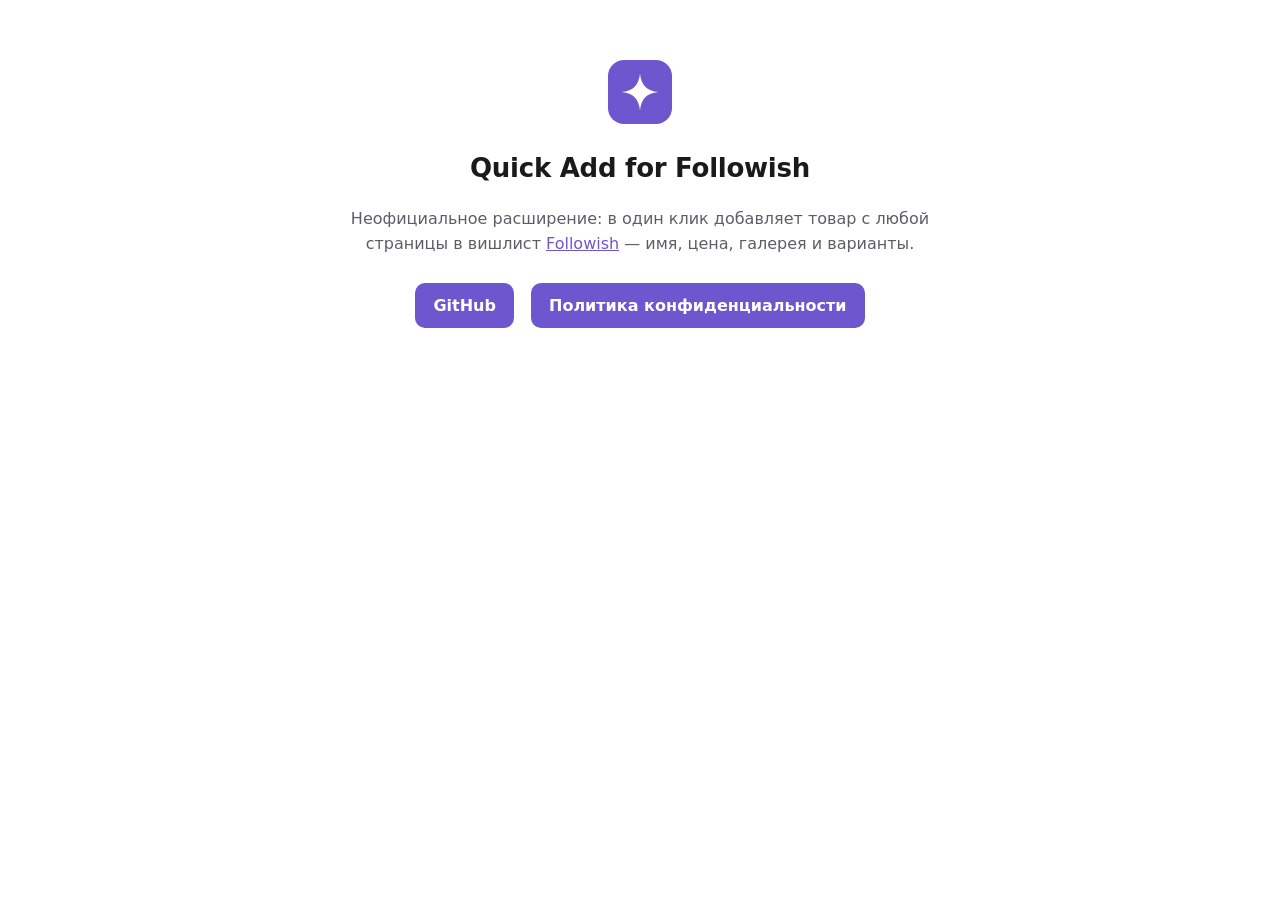
<file: docs/index.html>
<!doctype html>
<html lang="ru">
  <head>
    <meta charset="utf-8" />
    <meta name="viewport" content="width=device-width, initial-scale=1" />
    <title>Quick Add for Followish (unofficial)</title>
    <style>
      :root { color-scheme: light dark; }
      body {
        max-width: 640px; margin: 60px auto; padding: 0 20px; text-align: center;
        font: 16px/1.6 -apple-system, "SF Pro Text", system-ui, sans-serif;
        color: #1a1a1a; background: #fff;
      }
      @media (prefers-color-scheme: dark) { body { color: #ededf0; background: #161619; } a.btn { background:#9a86f5; color:#16161a; } }
      .mark { width: 64px; height: 64px; border-radius: 16px; background: #6e56cf;
        display: inline-grid; place-items: center; margin-bottom: 16px; }
      .mark svg { width: 40px; height: 40px; }
      h1 { font-size: 26px; letter-spacing: -0.01em; margin: 8px 0; }
      p { color: #5b5e66; }
      a.btn { display: inline-block; margin: 10px 6px; padding: 10px 18px; border-radius: 10px;
        background: #6e56cf; color: #fff; text-decoration: none; font-weight: 600; }
      a.txt { color: #6e56cf; }
    </style>
  </head>
  <body>
    <div class="mark">
      <svg viewBox="0 0 24 24" fill="#fff"><path d="M12 1 C12.8 8 16 11.2 23 12 C16 12.8 12.8 16 12 23 C11.2 16 8 12.8 1 12 C8 11.2 11.2 8 12 1 Z"/></svg>
    </div>
    <h1>Quick Add for Followish</h1>
    <p>Неофициальное расширение: в один клик добавляет товар с любой страницы
      в вишлист <a class="txt" href="https://followish.io">Followish</a> —
      имя, цена, галерея и варианты.</p>
    <p>
      <a class="btn" href="https://github.com/akurach/followish-quick-add">GitHub</a>
      <a class="btn" href="privacy.html">Политика конфиденциальности</a>
    </p>
  </body>
</html>
</file>
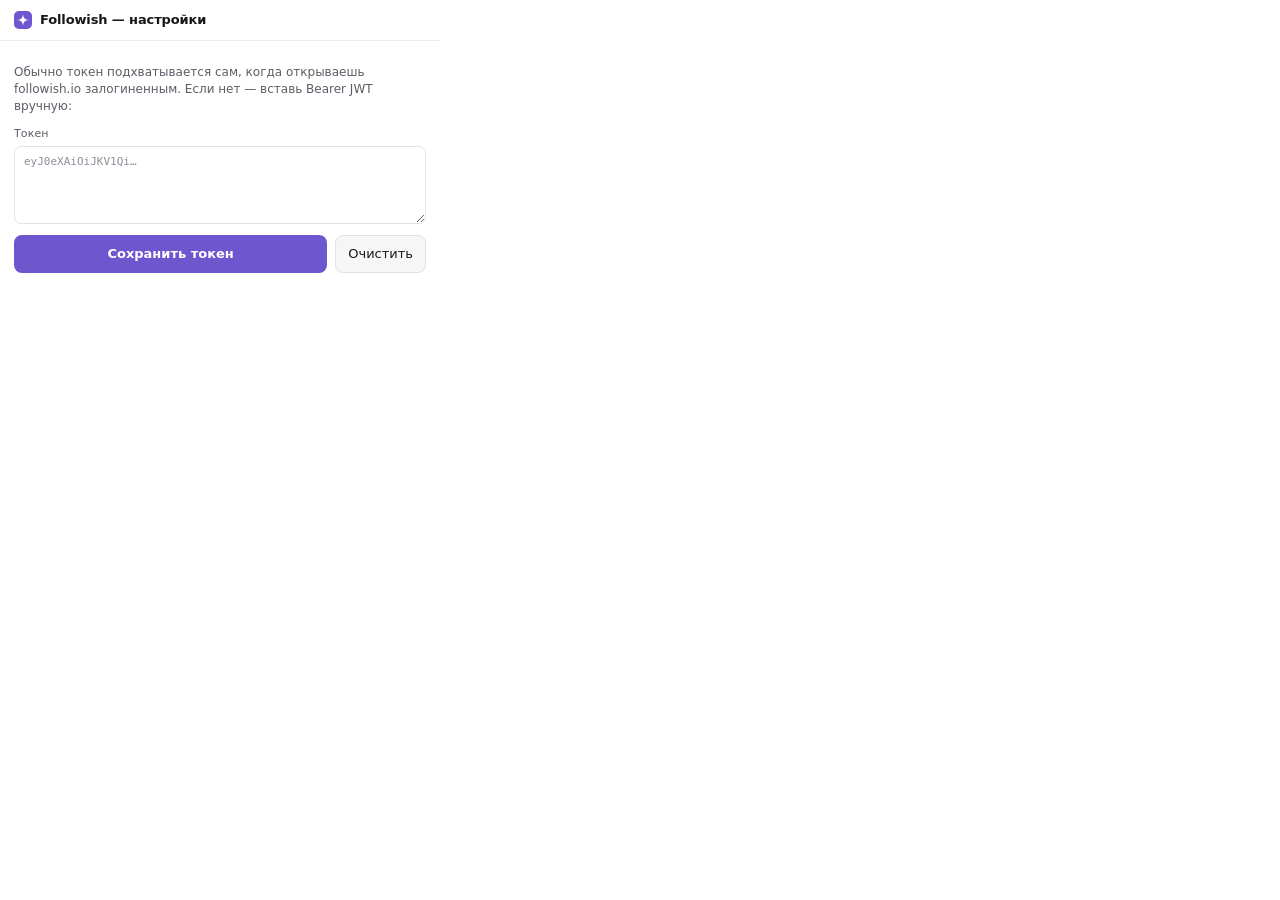
<file: options.html>
<!doctype html>
<html lang="ru">
  <head>
    <meta charset="utf-8" />
    <link rel="stylesheet" href="popup.css" />
    <style>
      body { width: 440px; }
      .mono { font-family: ui-monospace, "SF Mono", Menlo, monospace; font-size: 11px; }
      .state-ok { color: var(--ok); font-weight: 590; }
      .state-warn { color: var(--danger); font-weight: 590; }
      .hint { color: var(--fg-2); font-size: 12px; margin: 0; }
      .btn-row { display: flex; gap: 8px; }
      .ghost {
        padding: 9px 12px; font: inherit; font-weight: 500;
        color: var(--fg); background: var(--field-2);
        border: 1px solid var(--line-2); border-radius: 8px; cursor: pointer;
      }
    </style>
  </head>
  <body>
    <div class="topbar">
      <span class="mark" aria-hidden="true">
        <svg viewBox="0 0 24 24" fill="#fff">
          <path d="M12 1 C12.8 8 16 11.2 23 12 C16 12.8 12.8 16 12 23 C11.2 16 8 12.8 1 12 C8 11.2 11.2 8 12 1 Z" />
        </svg>
      </span>
      <span class="brand">Followish — настройки</span>
    </div>

    <div class="body">
      <p id="token-state" class="hint mono"></p>

      <p class="hint">
        Обычно токен подхватывается сам, когда открываешь followish.io
        залогиненным. Если нет — вставь Bearer JWT вручную:
      </p>

      <div class="field">
        <span class="label">Токен</span>
        <textarea id="token" rows="4" class="mono" placeholder="eyJ0eXAiOiJKV1Qi…"></textarea>
      </div>

      <div class="btn-row">
        <button id="save" class="save" style="flex: 1">Сохранить токен</button>
        <button id="clear" class="ghost">Очистить</button>
      </div>
    </div>

    <div id="toast" class="toast"></div>
    <script src="options.js"></script>
  </body>
</html>
</file>
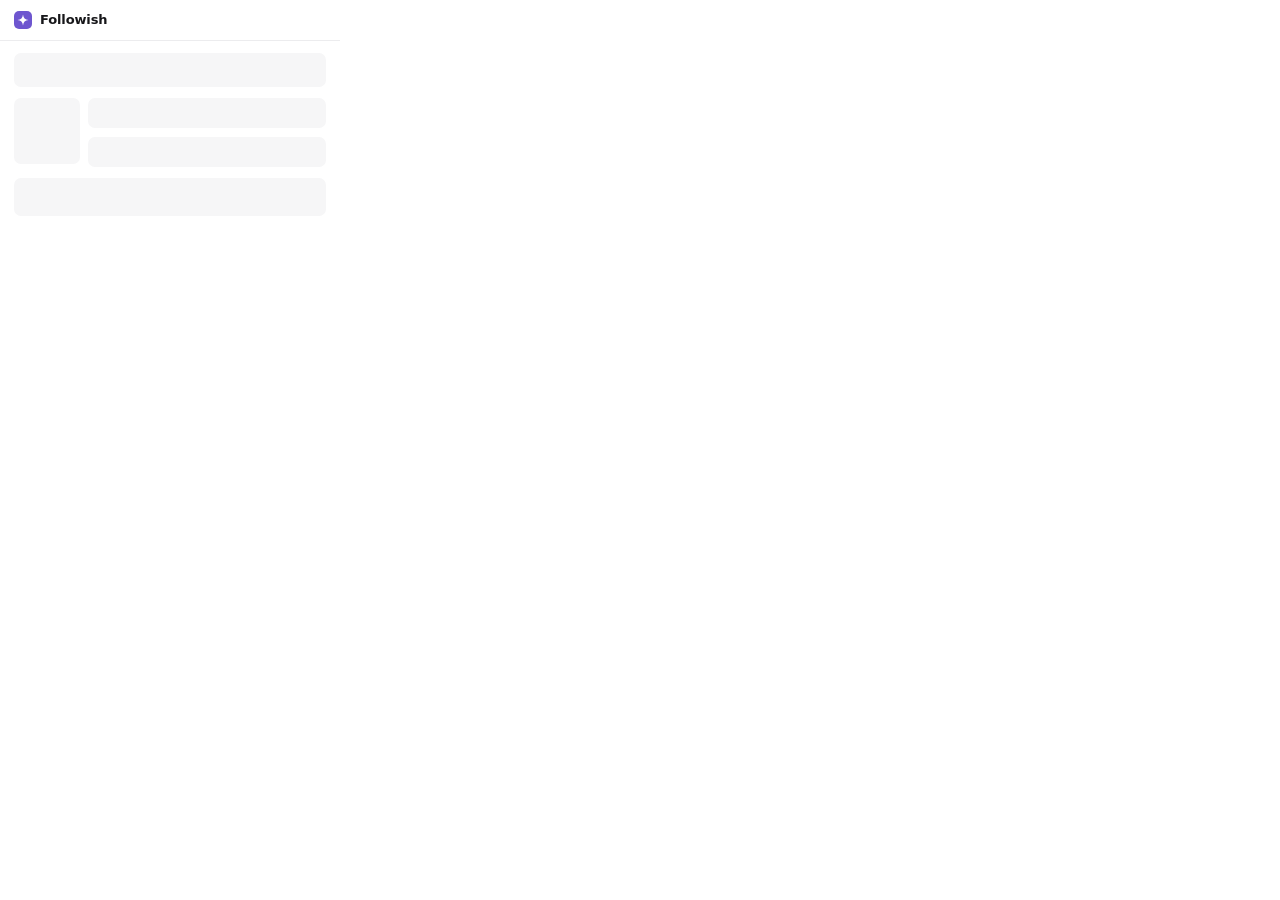
<file: popup.html>
<!doctype html>
<html lang="ru">
  <head>
    <meta charset="utf-8" />
    <link rel="stylesheet" href="popup.css" />
  </head>
  <body>
    <div class="topbar">
      <span class="mark" aria-hidden="true">
        <svg viewBox="0 0 24 24" fill="#fff">
          <path d="M12 1 C12.8 8 16 11.2 23 12 C16 12.8 12.8 16 12 23 C11.2 16 8 12.8 1 12 C8 11.2 11.2 8 12 1 Z" />
        </svg>
      </span>
      <span class="brand">Followish</span>
      <span id="who" class="who"></span>
    </div>

    <!-- loading skeleton -->
    <div id="loading" class="body skeleton">
      <div class="sk sk-line" style="height: 34px"></div>
      <div class="row">
        <div class="sk sk-thumb"></div>
        <div class="grow" style="display: flex; flex-direction: column; gap: 9px">
          <div class="sk sk-line"></div>
          <div class="sk sk-line"></div>
        </div>
      </div>
      <div class="sk sk-btn"></div>
    </div>

    <!-- onboarding -->
    <div id="need-login" class="body hidden">
      <div class="notice">
        <div class="n-title">Нужен вход в Followish</div>
        <p>
          Открой followish.io и войди — токен подхватится сам. Потом снова нажми
          на иконку.
        </p>
        <a class="linklike" href="https://followish.io/app" target="_blank"
          >Открыть followish.io</a
        >
      </div>
    </div>

    <!-- form -->
    <form id="form" class="body hidden">
      <div class="field">
        <span class="label">Вишлист</span>
        <select id="wishlist"></select>
      </div>

      <div id="variants" class="variants"></div>

      <div class="preview">
        <img id="thumb" alt="" />
        <div class="grow">
          <div class="field">
            <span class="label">Название</span>
            <input id="name" type="text" placeholder="Название подарка" />
          </div>
          <div class="row">
            <div class="field grow">
              <span class="label">Цена</span>
              <input id="price" type="text" inputmode="numeric" placeholder="0" />
            </div>
            <div class="field" style="width: 96px">
              <span class="label">Валюта</span>
              <select id="currency">
                <option>RUB</option>
                <option>USD</option>
                <option>EUR</option>
                <option>CNY</option>
              </select>
            </div>
          </div>
        </div>
      </div>

      <div class="field">
        <span class="label">Картинка</span>
        <input id="image" type="text" placeholder="https://…" />
      </div>
      <div id="gallery" class="gallery"></div>

      <div class="row">
        <div class="field grow">
          <span class="label">Ссылка на товар</span>
          <input id="storeLink" type="text" placeholder="https://…" />
        </div>
        <div class="field" style="width: 108px">
          <span class="label">Желанность</span>
          <select id="desire">
            <option value="0">—</option>
            <option value="1">1</option>
            <option value="2">2</option>
            <option value="3">3</option>
            <option value="4">4</option>
            <option value="5">5</option>
          </select>
        </div>
      </div>

      <div class="field">
        <span class="label">Комментарий</span>
        <textarea id="comment" rows="2" maxlength="560"
          placeholder="Детали, размер, цвет…"></textarea>
      </div>

      <button type="submit" id="save" class="save">
        Добавить <span class="kbd">⌘↵</span>
      </button>
    </form>

    <div id="toast" class="toast"></div>

    <script src="popup.js"></script>
  </body>
</html>
</file>
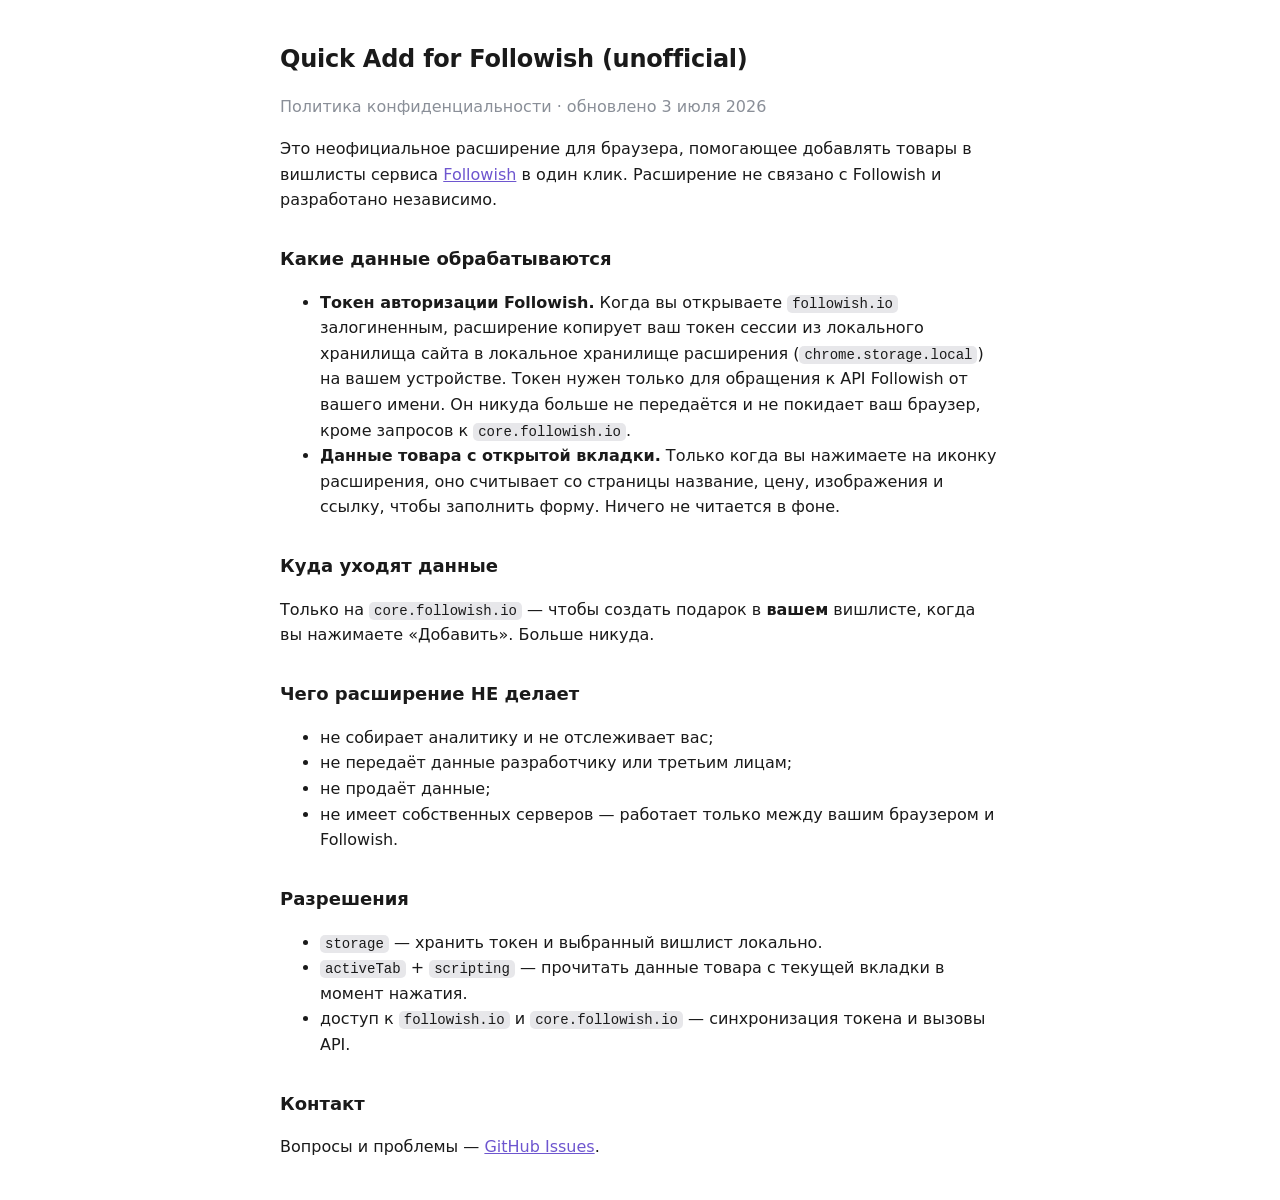
<file: docs/privacy.html>
<!doctype html>
<html lang="ru">
  <head>
    <meta charset="utf-8" />
    <meta name="viewport" content="width=device-width, initial-scale=1" />
    <title>Quick Add for Followish — Политика конфиденциальности</title>
    <style>
      :root { color-scheme: light dark; }
      body {
        max-width: 720px; margin: 40px auto; padding: 0 20px;
        font: 16px/1.6 -apple-system, "SF Pro Text", system-ui, sans-serif;
        color: #1a1a1a; background: #fff;
      }
      @media (prefers-color-scheme: dark) {
        body { color: #ededf0; background: #161619; }
        a { color: #9a86f5; }
      }
      h1 { font-size: 24px; letter-spacing: -0.01em; }
      h2 { font-size: 18px; margin-top: 32px; }
      code { background: rgba(135,135,150,.2); color: inherit; padding: 1px 5px; border-radius: 5px; font-size: 14px; }
      .muted { color: #8a8f98; }
      a { color: #6e56cf; }
    </style>
  </head>
  <body>
    <h1>Quick Add for Followish (unofficial)</h1>
    <p class="muted">Политика конфиденциальности · обновлено 3 июля 2026</p>

    <p>
      Это неофициальное расширение для браузера, помогающее добавлять товары
      в вишлисты сервиса <a href="https://followish.io">Followish</a> в один клик.
      Расширение не связано с Followish и разработано независимо.
    </p>

    <h2>Какие данные обрабатываются</h2>
    <ul>
      <li>
        <b>Токен авторизации Followish.</b> Когда вы открываете
        <code>followish.io</code> залогиненным, расширение копирует ваш токен
        сессии из локального хранилища сайта в локальное хранилище расширения
        (<code>chrome.storage.local</code>) на вашем устройстве. Токен нужен
        только для обращения к API Followish от вашего имени. Он никуда больше
        не передаётся и не покидает ваш браузер, кроме запросов к
        <code>core.followish.io</code>.
      </li>
      <li>
        <b>Данные товара с открытой вкладки.</b> Только когда вы нажимаете на
        иконку расширения, оно считывает со страницы название, цену, изображения
        и ссылку, чтобы заполнить форму. Ничего не читается в фоне.
      </li>
    </ul>

    <h2>Куда уходят данные</h2>
    <p>
      Только на <code>core.followish.io</code> — чтобы создать подарок в
      <b>вашем</b> вишлисте, когда вы нажимаете «Добавить». Больше никуда.
    </p>

    <h2>Чего расширение НЕ делает</h2>
    <ul>
      <li>не собирает аналитику и не отслеживает вас;</li>
      <li>не передаёт данные разработчику или третьим лицам;</li>
      <li>не продаёт данные;</li>
      <li>не имеет собственных серверов — работает только между вашим браузером
        и Followish.</li>
    </ul>

    <h2>Разрешения</h2>
    <ul>
      <li><code>storage</code> — хранить токен и выбранный вишлист локально.</li>
      <li><code>activeTab</code> + <code>scripting</code> — прочитать данные
        товара с текущей вкладки в момент нажатия.</li>
      <li>доступ к <code>followish.io</code> и <code>core.followish.io</code> —
        синхронизация токена и вызовы API.</li>
    </ul>

    <h2>Контакт</h2>
    <p>
      Вопросы и проблемы —
      <a href="https://github.com/akurach/followish-quick-add/issues">GitHub Issues</a>.
    </p>
  </body>
</html>
</file>
<file: popup.css>
/* Calm, dense, Raycast/Linear-adjacent. SF Pro (native), hairline borders,
   restrained single accent, no gradients/shadows. Light + dark. */

:root {
  --bg: #ffffff;
  --panel: #ffffff;
  --fg: #17171a;
  --fg-2: #5b5e66;
  --muted: #8a8f98;
  --line: #ececee;
  --line-2: #e2e2e6;
  --field: #ffffff;
  --field-2: #f6f6f7;
  --accent: #6e56cf;
  --accent-fg: #ffffff;
  --accent-soft: #f1eefc;
  --danger: #c4372b;
  --ok: #1a7f45;
}

@media (prefers-color-scheme: dark) {
  :root {
    --bg: #161619;
    --panel: #161619;
    --fg: #ededf0;
    --fg-2: #b4b6bd;
    --muted: #8a8f98;
    --line: #2a2a2f;
    --line-2: #34343a;
    --field: #1e1e22;
    --field-2: #202024;
    --accent: #9a86f5;
    --accent-fg: #16161a;
    --accent-soft: #23212e;
    --danger: #f2836f;
    --ok: #5cc98a;
  }
}

* { box-sizing: border-box; }

html, body {
  margin: 0;
  background: var(--bg);
}

body {
  width: 340px;
  font-family: -apple-system, "SF Pro Text", system-ui, "Segoe UI", Roboto,
    "Helvetica Neue", sans-serif;
  font-size: 13px;
  line-height: 1.4;
  color: var(--fg);
  -webkit-font-smoothing: antialiased;
}

.hidden { display: none !important; }

/* ---- header ---- */
.topbar {
  display: flex;
  align-items: center;
  gap: 8px;
  padding: 11px 14px;
  border-bottom: 1px solid var(--line);
}
.mark {
  width: 18px; height: 18px; border-radius: 5px;
  background: var(--accent);
  display: grid; place-items: center;
  flex: none;
}
.mark svg { width: 12px; height: 12px; display: block; }
.brand { font-weight: 590; letter-spacing: -0.01em; }
.who { margin-left: auto; color: var(--muted); font-size: 12px; max-width: 130px;
  overflow: hidden; text-overflow: ellipsis; white-space: nowrap; }

.body { padding: 12px 14px 14px; display: flex; flex-direction: column; gap: 11px; }

/* ---- generic field ---- */
.field { display: flex; flex-direction: column; gap: 5px; }
.label { font-size: 11px; font-weight: 500; color: var(--fg-2);
  letter-spacing: 0.01em; }
.row { display: flex; gap: 8px; }
.grow { flex: 1; min-width: 0; }

input, select, textarea {
  width: 100%;
  font: inherit;
  color: var(--fg);
  background: var(--field);
  border: 1px solid var(--line-2);
  border-radius: 7px;
  padding: 7px 9px;
  outline: none;
  transition: border-color 0.12s ease, box-shadow 0.12s ease;
}
input::placeholder, textarea::placeholder { color: var(--muted); }
input:focus, select:focus, textarea:focus {
  border-color: var(--accent);
  box-shadow: 0 0 0 3px var(--accent-soft);
}
textarea { resize: vertical; min-height: 38px; }
select { appearance: none; cursor: pointer;
  background-image: url("data:image/svg+xml,%3Csvg xmlns='http://www.w3.org/2000/svg' width='10' height='6' viewBox='0 0 10 6'%3E%3Cpath d='M1 1l4 4 4-4' stroke='%238a8f98' stroke-width='1.4' fill='none' stroke-linecap='round'/%3E%3C/svg%3E");
  background-repeat: no-repeat; background-position: right 9px center;
  padding-right: 26px; }

/* ---- variants (pills) ---- */
.variants { display: flex; flex-wrap: wrap; gap: 6px; }
.variants:empty { display: none; }
.variants button {
  padding: 5px 10px;
  font-size: 12px; font-weight: 500;
  color: var(--fg-2);
  background: var(--field-2);
  border: 1px solid var(--line-2);
  border-radius: 7px;
  cursor: pointer;
  transition: color 0.12s, border-color 0.12s, background 0.12s;
  max-width: 100%;
}
.variants button:hover { border-color: var(--muted); }
.variants button.sel {
  color: var(--accent); border-color: var(--accent); background: var(--accent-soft);
}
.variants .vp { margin-left: 6px; color: var(--muted); font-variant-numeric: tabular-nums; }
.variants button.sel .vp { color: var(--accent); }

/* ---- preview (thumb + fields) ---- */
.preview { display: flex; gap: 10px; align-items: flex-start; }
.preview .grow { display: flex; flex-direction: column; gap: 9px; }
#thumb {
  width: 66px; height: 66px; flex: none;
  object-fit: cover;
  border-radius: 8px;
  border: 1px solid var(--line-2);
  background: var(--field-2);
}
#thumb:not([src]) { visibility: hidden; }

/* ---- gallery strip ---- */
.gallery { display: flex; gap: 6px; overflow-x: auto; padding-bottom: 3px; }
.gallery:empty { display: none; }
.gallery img {
  width: 42px; height: 42px; flex: none;
  object-fit: cover; border-radius: 7px;
  border: 2px solid var(--line-2);
  background: var(--field-2);
  cursor: pointer;
  transition: border-color 0.12s;
}
.gallery img:hover { border-color: var(--muted); }
.gallery img.sel { border-color: var(--accent); }
.gallery::-webkit-scrollbar { height: 6px; }
.gallery::-webkit-scrollbar-thumb { background: var(--line-2); border-radius: 3px; }

/* ---- primary button ---- */
.save {
  display: flex; align-items: center; justify-content: center; gap: 7px;
  padding: 9px;
  font: inherit; font-weight: 590;
  color: var(--accent-fg);
  background: var(--accent);
  border: 0; border-radius: 8px;
  cursor: pointer;
  transition: opacity 0.12s, transform 0.06s;
}
.save:hover { opacity: 0.92; }
.save:active { transform: translateY(0.5px); }
.save:disabled { opacity: 0.5; cursor: default; }
.save .kbd { font-size: 11px; opacity: 0.7; font-weight: 500; }

/* ---- loading skeleton ---- */
.skeleton { display: flex; flex-direction: column; gap: 11px; }
.sk { border-radius: 7px; background: var(--field-2);
  position: relative; overflow: hidden; }
.sk::after {
  content: ""; position: absolute; inset: 0;
  background: linear-gradient(90deg, transparent, rgba(140,140,150,0.12), transparent);
  transform: translateX(-100%);
  animation: shimmer 1.1s infinite;
}
@keyframes shimmer { to { transform: translateX(100%); } }
.sk-line { height: 30px; }
.sk-thumb { height: 66px; width: 66px; flex: none; }
.sk-btn { height: 38px; }

/* ---- onboarding / empty ---- */
.notice { display: flex; flex-direction: column; gap: 9px; padding: 4px 0; }
.notice .n-title { font-weight: 590; }
.notice p { margin: 0; color: var(--fg-2); font-size: 12.5px; }
.linklike {
  align-self: flex-start;
  padding: 7px 12px; font: inherit; font-weight: 500;
  color: var(--accent-fg); background: var(--accent);
  border: 0; border-radius: 8px; cursor: pointer; text-decoration: none;
}

/* ---- toast ---- */
.toast {
  position: fixed; left: 12px; right: 12px; bottom: 12px;
  padding: 9px 12px; border-radius: 8px;
  font-size: 12.5px; font-weight: 500;
  color: #fff; background: #23232a;
  border: 1px solid rgba(255,255,255,0.08);
  opacity: 0; transform: translateY(8px);
  transition: opacity 0.16s ease, transform 0.16s ease;
  pointer-events: none;
}
.toast.show { opacity: 1; transform: translateY(0); }
.toast.ok { background: var(--ok); color: #fff; }
.toast.err { background: var(--danger); color: #fff; }

a { color: var(--accent); }
</file>
